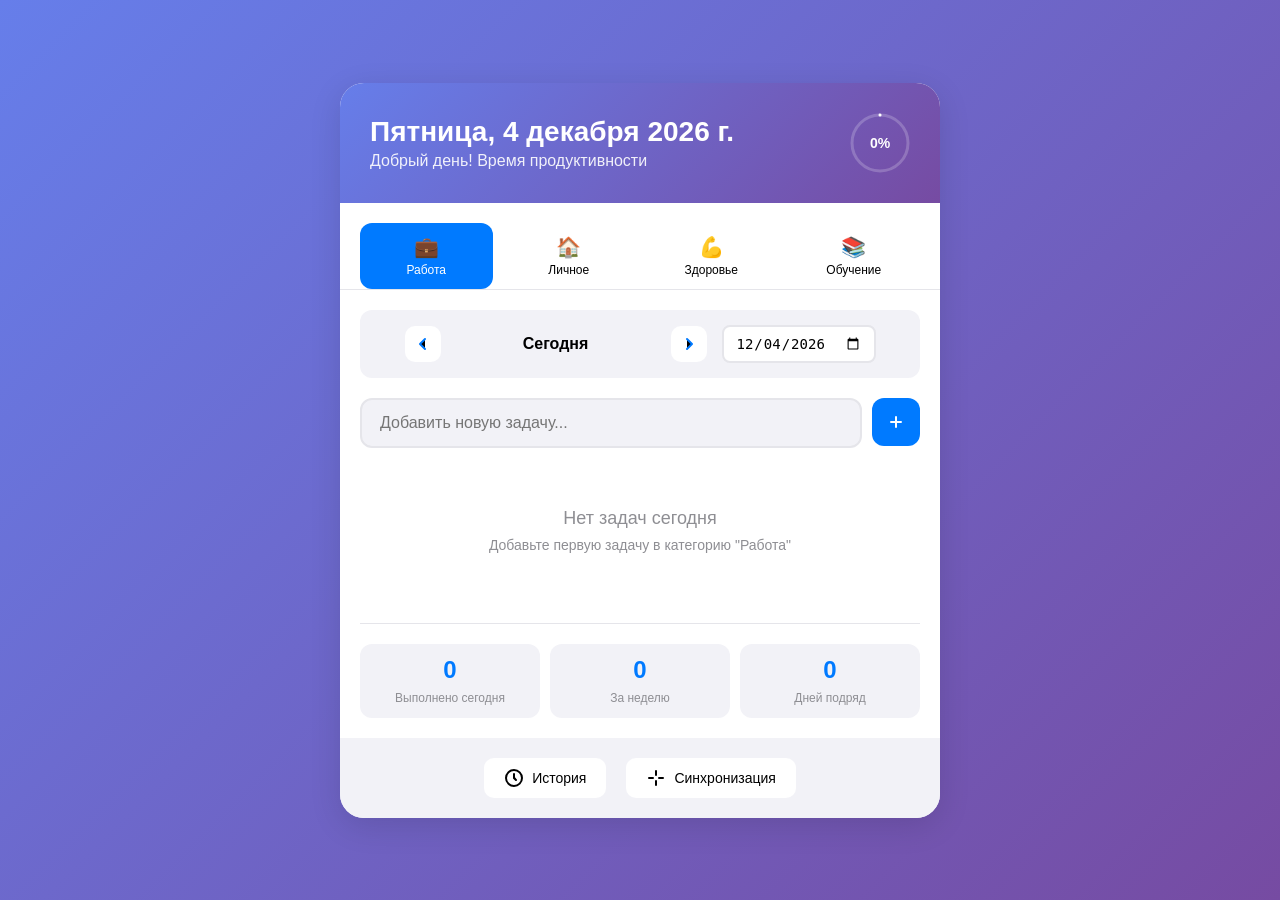
<file: index.html>
<!DOCTYPE html>
<html lang="ru">
<head>
    <meta charset="UTF-8">
    <meta name="viewport" content="width=device-width, initial-scale=1.0">
    <title>Daily Focus - Минималистичный трекер задач</title>
    <style>
        :root {
            --primary-color: #007AFF;
            --secondary-color: #5856D6;
            --success-color: #34C759;
            --warning-color: #FF9500;
            --danger-color: #FF3B30;
            --background: #FFFFFF;
            --surface: #F2F2F7;
            --text-primary: #000000;
            --text-secondary: #8E8E93;
            --border-color: #E5E5EA;
            --shadow-sm: 0 2px 8px rgba(0, 0, 0, 0.04);
            --shadow-md: 0 4px 16px rgba(0, 0, 0, 0.08);
            --shadow-lg: 0 8px 32px rgba(0, 0, 0, 0.12);
            --transition: all 0.3s cubic-bezier(0.25, 0.46, 0.45, 0.94);
        }

        * {
            margin: 0;
            padding: 0;
            box-sizing: border-box;
        }

        body {
            font-family: -apple-system, BlinkMacSystemFont, 'Segoe UI', sans-serif;
            background: linear-gradient(135deg, #667eea 0%, #764ba2 100%);
            min-height: 100vh;
            display: flex;
            justify-content: center;
            align-items: center;
            padding: 20px;
            color: var(--text-primary);
        }

        .container {
            width: 100%;
            max-width: 600px;
            background: var(--background);
            border-radius: 24px;
            overflow: hidden;
            box-shadow: var(--shadow-lg);
        }

        .header {
            padding: 30px;
            background: linear-gradient(135deg, #667eea 0%, #764ba2 100%);
            color: white;
            display: flex;
            justify-content: space-between;
            align-items: center;
        }

        .date-display h1 {
            font-size: 28px;
            font-weight: 600;
            margin-bottom: 4px;
        }

        .date-display p {
            font-size: 16px;
            opacity: 0.9;
            font-weight: 300;
        }

        .progress-ring {
            position: relative;
            width: 60px;
            height: 60px;
        }

        .progress-ring svg {
            transform: rotate(-90deg);
        }

        .progress-ring-bg {
            fill: none;
            stroke: rgba(255, 255, 255, 0.2);
            stroke-width: 3;
        }

        .progress-ring-fill {
            fill: none;
            stroke: white;
            stroke-width: 3;
            stroke-dasharray: 176;
            stroke-dashoffset: 176;
            transition: stroke-dashoffset 0.5s ease;
            stroke-linecap: round;
        }

        .progress-percentage {
            position: absolute;
            top: 50%;
            left: 50%;
            transform: translate(-50%, -50%);
            font-size: 14px;
            font-weight: 600;
        }

        .category-tabs {
            display: flex;
            padding: 20px 20px 0;
            gap: 10px;
            background: var(--background);
            border-bottom: 1px solid var(--border-color);
        }

        .tab-button {
            flex: 1;
            padding: 12px;
            background: transparent;
            border: none;
            border-radius: 12px;
            cursor: pointer;
            transition: var(--transition);
            display: flex;
            flex-direction: column;
            align-items: center;
            gap: 4px;
        }

        .tab-button:hover {
            background: var(--surface);
        }

        .tab-button.active {
            background: var(--primary-color);
            color: white;
        }

        .tab-icon {
            font-size: 20px;
        }

        .tab-label {
            font-size: 12px;
            font-weight: 500;
        }

        .main-content {
            padding: 20px;
            min-height: 400px;
        }

        .date-selector-container {
            display: flex;
            align-items: center;
            justify-content: center;
            gap: 15px;
            margin-bottom: 20px;
            padding: 15px;
            background: var(--surface);
            border-radius: 12px;
        }

        .date-nav-btn {
            width: 36px;
            height: 36px;
            border-radius: 10px;
            border: none;
            background: white;
            color: var(--primary-color);
            cursor: pointer;
            transition: var(--transition);
            display: flex;
            align-items: center;
            justify-content: center;
        }

        .date-nav-btn:hover {
            background: var(--primary-color);
            color: white;
            transform: scale(1.05);
        }

        .current-task-date {
            font-size: 16px;
            font-weight: 600;
            color: var(--text-primary);
            min-width: 200px;
            text-align: center;
            cursor: pointer;
            padding: 8px 16px;
            border-radius: 8px;
            transition: var(--transition);
        }

        .current-task-date:hover {
            background: white;
        }

        .date-picker {
            padding: 8px 12px;
            border: 2px solid var(--border-color);
            border-radius: 8px;
            font-size: 14px;
            cursor: pointer;
            transition: var(--transition);
        }

        .date-picker:focus {
            outline: none;
            border-color: var(--primary-color);
        }

        .future-date-indicator {
            display: inline-block;
            padding: 2px 8px;
            background: var(--warning-color);
            color: white;
            border-radius: 6px;
            font-size: 11px;
            margin-left: 8px;
            font-weight: 500;
        }

        .task-input-container {
            display: flex;
            gap: 10px;
            margin-bottom: 20px;
        }

        .task-input {
            flex: 1;
            padding: 14px 18px;
            border: 2px solid var(--border-color);
            border-radius: 12px;
            font-size: 16px;
            transition: var(--transition);
            background: var(--surface);
        }

        .task-input:focus {
            outline: none;
            border-color: var(--primary-color);
            background: white;
        }

        .add-button {
            width: 48px;
            height: 48px;
            border-radius: 12px;
            border: none;
            background: var(--primary-color);
            color: white;
            cursor: pointer;
            transition: var(--transition);
            display: flex;
            align-items: center;
            justify-content: center;
        }

        .add-button:hover {
            transform: scale(1.05);
            background: var(--secondary-color);
        }

        .tasks-list {
            display: flex;
            flex-direction: column;
            gap: 10px;
        }

        .task-item {
            padding: 16px;
            background: var(--surface);
            border-radius: 12px;
            display: flex;
            align-items: center;
            gap: 12px;
            transition: var(--transition);
        }

        .task-item:hover {
            transform: translateX(4px);
            box-shadow: var(--shadow-sm);
        }

        .task-checkbox {
            width: 24px;
            height: 24px;
            border-radius: 50%;
            border: 2px solid var(--border-color);
            cursor: pointer;
            transition: var(--transition);
            position: relative;
            flex-shrink: 0;
        }

        .task-checkbox:hover {
            border-color: var(--primary-color);
        }

        .task-checkbox.checked {
            background: var(--success-color);
            border-color: var(--success-color);
        }

        .task-checkbox.checked::after {
            content: '✓';
            position: absolute;
            top: 50%;
            left: 50%;
            transform: translate(-50%, -50%);
            color: white;
            font-size: 14px;
            font-weight: 600;
        }

        .task-text {
            flex: 1;
            font-size: 16px;
            color: var(--text-primary);
            transition: var(--transition);
        }

        .task-text.completed {
            text-decoration: line-through;
            color: var(--text-secondary);
        }

        .task-delete {
            width: 32px;
            height: 32px;
            border-radius: 8px;
            border: none;
            background: transparent;
            color: var(--danger-color);
            cursor: pointer;
            transition: var(--transition);
            display: flex;
            align-items: center;
            justify-content: center;
            opacity: 0;
        }

        .task-item:hover .task-delete {
            opacity: 1;
        }

        .stats-container {
            display: grid;
            grid-template-columns: repeat(3, 1fr);
            gap: 10px;
            margin-top: 30px;
            padding-top: 20px;
            border-top: 1px solid var(--border-color);
        }

        .stat-card {
            text-align: center;
            padding: 12px;
            background: var(--surface);
            border-radius: 12px;
        }

        .stat-value {
            display: block;
            font-size: 24px;
            font-weight: 600;
            color: var(--primary-color);
            margin-bottom: 4px;
        }

        .stat-label {
            font-size: 12px;
            color: var(--text-secondary);
        }

        .footer {
            padding: 20px;
            background: var(--surface);
            display: flex;
            justify-content: center;
            gap: 20px;
        }

        .footer-button {
            display: flex;
            align-items: center;
            gap: 8px;
            padding: 10px 20px;
            border: none;
            background: white;
            border-radius: 10px;
            cursor: pointer;
            transition: var(--transition);
            font-size: 14px;
            font-weight: 500;
            color: var(--text-primary);
        }

        .modal {
            display: none;
            position: fixed;
            top: 0;
            left: 0;
            width: 100%;
            height: 100%;
            background: rgba(0, 0, 0, 0.5);
            backdrop-filter: blur(10px);
            z-index: 1000;
        }

        .modal.active {
            display: flex;
            align-items: center;
            justify-content: center;
        }

        .modal-content {
            width: 90%;
            max-width: 500px;
            max-height: 70vh;
            background: white;
            border-radius: 20px;
            overflow: hidden;
        }

        .modal-header {
            padding: 20px;
            background: var(--surface);
            display: flex;
            justify-content: space-between;
            align-items: center;
            border-bottom: 1px solid var(--border-color);
        }

        .modal-header h2 {
            font-size: 20px;
            font-weight: 600;
        }

        .close-modal {
            width: 32px;
            height: 32px;
            border: none;
            background: transparent;
            font-size: 24px;
            cursor: pointer;
            border-radius: 8px;
        }

        .history-content {
            padding: 20px;
            overflow-y: auto;
            max-height: calc(70vh - 80px);
        }

        .history-task {
            padding: 10px;
            background: var(--surface);
            border-radius: 8px;
            font-size: 14px;
            margin-bottom: 8px;
        }
    </style>
</head>
<body>
    <div class="container">
        <header class="header">
            <div class="date-display">
                <h1 id="currentDate">Понедельник, 11 ноября 2024</h1>
                <p id="greeting">Добро пожаловать!</p>
            </div>
            <div class="progress-ring">
                <svg width="60" height="60">
                    <circle class="progress-ring-bg" cx="30" cy="30" r="28"></circle>
                    <circle class="progress-ring-fill" cx="30" cy="30" r="28"></circle>
                </svg>
                <span class="progress-percentage">0%</span>
            </div>
        </header>

        <nav class="category-tabs">
            <button class="tab-button active" data-category="work">
                <span class="tab-icon">💼</span>
                <span class="tab-label">Работа</span>
            </button>
            <button class="tab-button" data-category="personal">
                <span class="tab-icon">🏠</span>
                <span class="tab-label">Личное</span>
            </button>
            <button class="tab-button" data-category="health">
                <span class="tab-icon">💪</span>
                <span class="tab-label">Здоровье</span>
            </button>
            <button class="tab-button" data-category="learning">
                <span class="tab-icon">📚</span>
                <span class="tab-label">Обучение</span>
            </button>
        </nav>

        <main class="main-content">
            <div class="date-selector-container">
                <button class="date-nav-btn" id="prevDateBtn">
                    <svg width="20" height="20" viewBox="0 0 20 20">
                        <path d="M12 5l-5 5 5 5" stroke="currentColor" stroke-width="2" stroke-linecap="round" stroke-linejoin="round"/>
                    </svg>
                </button>
                <div class="current-task-date" id="currentTaskDate">Сегодня</div>
                <button class="date-nav-btn" id="nextDateBtn">
                    <svg width="20" height="20" viewBox="0 0 20 20">
                        <path d="M8 5l5 5-5 5" stroke="currentColor" stroke-width="2" stroke-linecap="round" stroke-linejoin="round"/>
                    </svg>
                </button>
                <input type="date" id="datePicker" class="date-picker">
            </div>

            <div class="task-input-container">
                <input type="text" id="taskInput" placeholder="Добавить новую задачу..." class="task-input">
                <button id="addTaskBtn" class="add-button">
                    <svg width="20" height="20" viewBox="0 0 20 20">
                        <path d="M10 5v10M5 10h10" stroke="currentColor" stroke-width="2" stroke-linecap="round"/>
                    </svg>
                </button>
            </div>

            <div class="tasks-container">
                <div id="tasksList" class="tasks-list">
                    <div style="text-align: center; padding: 40px; color: var(--text-secondary);">
                        <p style="font-size: 18px; margin-bottom: 8px;">Нет задач</p>
                        <p style="font-size: 14px;">Добавьте первую задачу</p>
                    </div>
                </div>
            </div>

            <div class="stats-container">
                <div class="stat-card">
                    <span class="stat-value" id="todayCompleted">0</span>
                    <span class="stat-label">Выполнено сегодня</span>
                </div>
                <div class="stat-card">
                    <span class="stat-value" id="weekCompleted">0</span>
                    <span class="stat-label">За неделю</span>
                </div>
                <div class="stat-card">
                    <span class="stat-value" id="streak">0</span>
                    <span class="stat-label">Дней подряд</span>
                </div>
            </div>
        </main>

        <footer class="footer">
            <button id="historyBtn" class="footer-button">
                <svg width="20" height="20" viewBox="0 0 20 20">
                    <circle cx="10" cy="10" r="8" fill="none" stroke="currentColor" stroke-width="2"/>
                    <path d="M10 6v4l2 2" stroke="currentColor" stroke-width="2" stroke-linecap="round"/>
                </svg>
                История
            </button>
            <button id="syncBtn" class="footer-button">
                <svg width="20" height="20" viewBox="0 0 20 20">
                    <path d="M10 3v4M10 13v4M7 10H3M13 10h4" stroke="currentColor" stroke-width="2" stroke-linecap="round"/>
                </svg>
                Синхронизация
            </button>
        </footer>

        <div id="historyModal" class="modal">
            <div class="modal-content">
                <div class="modal-header">
                    <h2>История задач</h2>
                    <button class="close-modal">&times;</button>
                </div>
                <div id="historyContent" class="history-content">
                    <p style="text-align: center; color: var(--text-secondary);">История пуста</p>
                </div>
            </div>
        </div>
    </div>

    <script>
        class TaskTracker {
            constructor() {
                this.currentCategory = 'work';
                this.currentViewDate = this.getTodayKey();
                this.tasks = this.loadTasks();
                this.init();
            }

            init() {
                this.setupEventListeners();
                this.updateDate();
                this.updateCurrentTaskDate();
                this.renderTasks();
                this.updateStats();
                this.updateProgress();
            }

            setupEventListeners() {
                // Category tabs
                document.querySelectorAll('.tab-button').forEach(button => {
                    button.addEventListener('click', (e) => {
                        this.switchCategory(e.target.closest('.tab-button').dataset.category);
                    });
                });

                // Date navigation
                document.getElementById('prevDateBtn').addEventListener('click', () => this.navigateDate(-1));
                document.getElementById('nextDateBtn').addEventListener('click', () => this.navigateDate(1));
                document.getElementById('currentTaskDate').addEventListener('click', () => this.goToToday());
                document.getElementById('datePicker').addEventListener('change', (e) => {
                    this.currentViewDate = e.target.value;
                    this.updateCurrentTaskDate();
                    this.renderTasks();
                    this.updateProgress();
                });

                // Set date picker to today
                document.getElementById('datePicker').value = this.getTodayKey();

                // Add task
                document.getElementById('addTaskBtn').addEventListener('click', () => this.addTask());
                document.getElementById('taskInput').addEventListener('keypress', (e) => {
                    if (e.key === 'Enter') this.addTask();
                });

                // History modal
                document.getElementById('historyBtn').addEventListener('click', () => this.showHistory());
                document.querySelector('.close-modal').addEventListener('click', () => this.closeHistory());
                
                // Sync button
                document.getElementById('syncBtn').addEventListener('click', () => this.syncData());

                // Close modal on outside click
                document.getElementById('historyModal').addEventListener('click', (e) => {
                    if (e.target.id === 'historyModal') this.closeHistory();
                });
            }

            navigateDate(direction) {
                const currentDate = new Date(this.currentViewDate);
                currentDate.setDate(currentDate.getDate() + direction);
                this.currentViewDate = this.formatDateKey(currentDate);
                document.getElementById('datePicker').value = this.currentViewDate;
                this.updateCurrentTaskDate();
                this.renderTasks();
                this.updateProgress();
            }

            goToToday() {
                this.currentViewDate = this.getTodayKey();
                document.getElementById('datePicker').value = this.currentViewDate;
                this.updateCurrentTaskDate();
                this.renderTasks();
                this.updateProgress();
            }

            updateCurrentTaskDate() {
                const dateElement = document.getElementById('currentTaskDate');
                const today = this.getTodayKey();
                const tomorrow = this.getTomorrowKey();
                const yesterday = this.getYesterdayKey();
                
                if (this.currentViewDate === today) {
                    dateElement.innerHTML = 'Сегодня';
                } else if (this.currentViewDate === tomorrow) {
                    dateElement.innerHTML = 'Завтра <span class="future-date-indicator">Будущее</span>';
                } else if (this.currentViewDate === yesterday) {
                    dateElement.innerHTML = 'Вчера';
                } else {
                    const date = new Date(this.currentViewDate);
                    const options = { weekday: 'long', day: 'numeric', month: 'long' };
                    const dateStr = date.toLocaleDateString('ru-RU', options);
                    const isFuture = date > new Date(today);
                    dateElement.innerHTML = dateStr + (isFuture ? ' <span class="future-date-indicator">Будущее</span>' : '');
                }
            }

            switchCategory(category) {
                this.currentCategory = category;
                document.querySelectorAll('.tab-button').forEach(btn => {
                    btn.classList.remove('active');
                });
                document.querySelector(`[data-category="${category}"]`).classList.add('active');
                this.renderTasks();
            }

            addTask() {
                const input = document.getElementById('taskInput');
                const text = input.value.trim();
                
                if (!text) return;

                const task = {
                    id: Date.now().toString(),
                    text: text,
                    category: this.currentCategory,
                    completed: false,
                    createdAt: new Date().toISOString(),
                    completedAt: null,
                    date: this.currentViewDate
                };

                if (!this.tasks[this.currentViewDate]) {
                    this.tasks[this.currentViewDate] = [];
                }
                
                this.tasks[this.currentViewDate].push(task);
                this.saveTasks();
                this.renderTasks();
                this.updateStats();
                this.updateProgress();
                
                input.value = '';
                input.focus();
            }

            toggleTask(taskId) {
                const task = this.tasks[this.currentViewDate]?.find(t => t.id === taskId);
                
                if (task) {
                    task.completed = !task.completed;
                    task.completedAt = task.completed ? new Date().toISOString() : null;
                    this.saveTasks();
                    this.renderTasks();
                    this.updateStats();
                    this.updateProgress();
                }
            }

            deleteTask(taskId) {
                if (this.tasks[this.currentViewDate]) {
                    this.tasks[this.currentViewDate] = this.tasks[this.currentViewDate].filter(t => t.id !== taskId);
                    if (this.tasks[this.currentViewDate].length === 0) {
                        delete this.tasks[this.currentViewDate];
                    }
                    this.saveTasks();
                    this.renderTasks();
                    this.updateStats();
                    this.updateProgress();
                }
            }

            renderTasks() {
                const container = document.getElementById('tasksList');
                const currentTasks = this.tasks[this.currentViewDate] || [];
                const categoryTasks = currentTasks.filter(t => t.category === this.currentCategory);
                
                if (categoryTasks.length === 0) {
                    const dateText = this.currentViewDate === this.getTodayKey() ? 'сегодня' : 
                                     this.currentViewDate === this.getTomorrowKey() ? 'на завтра' : 
                                     `на ${new Date(this.currentViewDate).toLocaleDateString('ru-RU')}`;
                    container.innerHTML = `
                        <div style="text-align: center; padding: 40px; color: var(--text-secondary);">
                            <p style="font-size: 18px; margin-bottom: 8px;">Нет задач ${dateText}</p>
                            <p style="font-size: 14px;">Добавьте первую задачу в категорию "${this.getCategoryName(this.currentCategory)}"</p>
                        </div>
                    `;
                    return;
                }

                container.innerHTML = '';
                categoryTasks.forEach(task => {
                    const taskItem = document.createElement('div');
                    taskItem.className = 'task-item';
                    taskItem.dataset.taskId = task.id;
                    
                    const checkbox = document.createElement('div');
                    checkbox.className = `task-checkbox ${task.completed ? 'checked' : ''}`;
                    checkbox.addEventListener('click', () => this.toggleTask(task.id));
                    
                    const text = document.createElement('span');
                    text.className = `task-text ${task.completed ? 'completed' : ''}`;
                    text.textContent = task.text;
                    
                    const deleteBtn = document.createElement('button');
                    deleteBtn.className = 'task-delete';
                    deleteBtn.innerHTML = `
                        <svg width="20" height="20" viewBox="0 0 20 20">
                            <path d="M6 6l8 8M14 6l-8 8" stroke="currentColor" stroke-width="2" stroke-linecap="round"/>
                        </svg>
                    `;
                    deleteBtn.addEventListener('click', () => this.deleteTask(task.id));
                    
                    taskItem.appendChild(checkbox);
                    taskItem.appendChild(text);
                    taskItem.appendChild(deleteBtn);
                    container.appendChild(taskItem);
                });
            }

            updateDate() {
                const now = new Date();
                const options = { weekday: 'long', year: 'numeric', month: 'long', day: 'numeric' };
                const dateStr = now.toLocaleDateString('ru-RU', options);
                
                document.getElementById('currentDate').textContent = dateStr.charAt(0).toUpperCase() + dateStr.slice(1);
                
                const hour = now.getHours();
                let greeting = 'Добрый вечер';
                if (hour < 12) greeting = 'Доброе утро';
                else if (hour < 18) greeting = 'Добрый день';
                
                document.getElementById('greeting').textContent = `${greeting}! Время продуктивности`;
            }

            updateStats() {
                // Today's completed tasks
                const today = this.getTodayKey();
                const todayTasks = this.tasks[today] || [];
                const todayCompleted = todayTasks.filter(t => t.completed).length;
                document.getElementById('todayCompleted').textContent = todayCompleted;

                // Week's completed tasks
                const weekCompleted = this.getWeekCompleted();
                document.getElementById('weekCompleted').textContent = weekCompleted;

                // Streak
                const streak = this.calculateStreak();
                document.getElementById('streak').textContent = streak;
            }

            updateProgress() {
                const currentTasks = this.tasks[this.currentViewDate] || [];
                
                if (currentTasks.length === 0) {
                    this.setProgress(0);
                    return;
                }

                const completed = currentTasks.filter(t => t.completed).length;
                const percentage = Math.round((completed / currentTasks.length) * 100);
                this.setProgress(percentage);
            }

            setProgress(percentage) {
                const circle = document.querySelector('.progress-ring-fill');
                const text = document.querySelector('.progress-percentage');
                const circumference = 2 * Math.PI * 28;
                const offset = circumference - (percentage / 100 * circumference);
                
                circle.style.strokeDashoffset = offset;
                text.textContent = `${percentage}%`;
            }

            getWeekCompleted() {
                const now = new Date();
                const weekAgo = new Date(now.getTime() - 7 * 24 * 60 * 60 * 1000);
                let count = 0;

                Object.keys(this.tasks).forEach(date => {
                    const taskDate = new Date(date);
                    if (taskDate >= weekAgo && taskDate <= now) {
                        count += this.tasks[date].filter(t => t.completed).length;
                    }
                });

                return count;
            }

            calculateStreak() {
                const dates = Object.keys(this.tasks)
                    .filter(date => this.tasks[date].some(t => t.completed))
                    .sort()
                    .reverse();

                if (dates.length === 0) return 0;

                let streak = 0;
                let currentDate = new Date();
                currentDate.setHours(0, 0, 0, 0);

                for (const date of dates) {
                    const taskDate = new Date(date);
                    taskDate.setHours(0, 0, 0, 0);

                    const diffDays = Math.floor((currentDate - taskDate) / (1000 * 60 * 60 * 24));

                    if (diffDays === streak) {
                        streak++;
                    } else {
                        break;
                    }
                }

                return streak;
            }

            showHistory() {
                const modal = document.getElementById('historyModal');
                const content = document.getElementById('historyContent');
                
                const sortedDates = Object.keys(this.tasks).sort().reverse();
                
                if (sortedDates.length === 0) {
                    content.innerHTML = '<p style="text-align: center; color: var(--text-secondary);">История пуста</p>';
                } else {
                    content.innerHTML = '';
                    sortedDates.forEach(date => {
                        const tasks = this.tasks[date];
                        const completedTasks = tasks.filter(t => t.completed);
                        
                        if (completedTasks.length === 0) return;
                        
                        const dayDiv = document.createElement('div');
                        dayDiv.style.marginBottom = '20px';
                        
                        const dateDiv = document.createElement('div');
                        dateDiv.style.fontSize = '14px';
                        dateDiv.style.fontWeight = '600';
                        dateDiv.style.color = 'var(--text-secondary)';
                        dateDiv.style.marginBottom = '10px';
                        dateDiv.textContent = this.formatDate(date);
                        dayDiv.appendChild(dateDiv);
                        
                        completedTasks.forEach(task => {
                            const taskDiv = document.createElement('div');
                            taskDiv.className = 'history-task';
                            taskDiv.textContent = `[${this.getCategoryName(task.category)}] ${task.text}`;
                            dayDiv.appendChild(taskDiv);
                        });
                        
                        content.appendChild(dayDiv);
                    });
                }
                
                modal.classList.add('active');
            }

            closeHistory() {
                document.getElementById('historyModal').classList.remove('active');
            }

            syncData() {
                const syncBtn = document.getElementById('syncBtn');
                alert('Данные сохранены локально. Для синхронизации между устройствами подключите Firebase или другой сервис.');
            }

            getTodayKey() {
                const today = new Date();
                return this.formatDateKey(today);
            }

            getTomorrowKey() {
                const tomorrow = new Date();
                tomorrow.setDate(tomorrow.getDate() + 1);
                return this.formatDateKey(tomorrow);
            }

            getYesterdayKey() {
                const yesterday = new Date();
                yesterday.setDate(yesterday.getDate() - 1);
                return this.formatDateKey(yesterday);
            }

            formatDateKey(date) {
                return `${date.getFullYear()}-${String(date.getMonth() + 1).padStart(2, '0')}-${String(date.getDate()).padStart(2, '0')}`;
            }

            formatDate(dateStr) {
                const date = new Date(dateStr);
                const today = new Date();
                const yesterday = new Date(today);
                yesterday.setDate(yesterday.getDate() - 1);
                const tomorrow = new Date(today);
                tomorrow.setDate(tomorrow.getDate() + 1);
                
                if (dateStr === this.getTodayKey()) {
                    return 'Сегодня';
                } else if (dateStr === this.getYesterdayKey()) {
                    return 'Вчера';
                } else if (dateStr === this.getTomorrowKey()) {
                    return 'Завтра';
                } else {
                    return date.toLocaleDateString('ru-RU', { weekday: 'long', day: 'numeric', month: 'long' });
                }
            }

            getCategoryName(category) {
                const names = {
                    work: 'Работа',
                    personal: 'Личное',
                    health: 'Здоровье',
                    learning: 'Обучение'
                };
                return names[category] || category;
            }

            saveTasks() {
                localStorage.setItem('taskTrackerData', JSON.stringify(this.tasks));
            }

            loadTasks() {
                try {
                    const data = localStorage.getItem('taskTrackerData');
                    return data ? JSON.parse(data) : {};
                } catch (error) {
                    console.error('Error loading tasks:', error);
                    return {};
                }
            }
        }

        // Initialize the app
        let taskTracker;
        document.addEventListener('DOMContentLoaded', () => {
            taskTracker = new TaskTracker();
            
            // Update time every minute
            setInterval(() => {
                taskTracker.updateDate();
            }, 60000);
        });
    </script>
</body>
</html>
</file>
